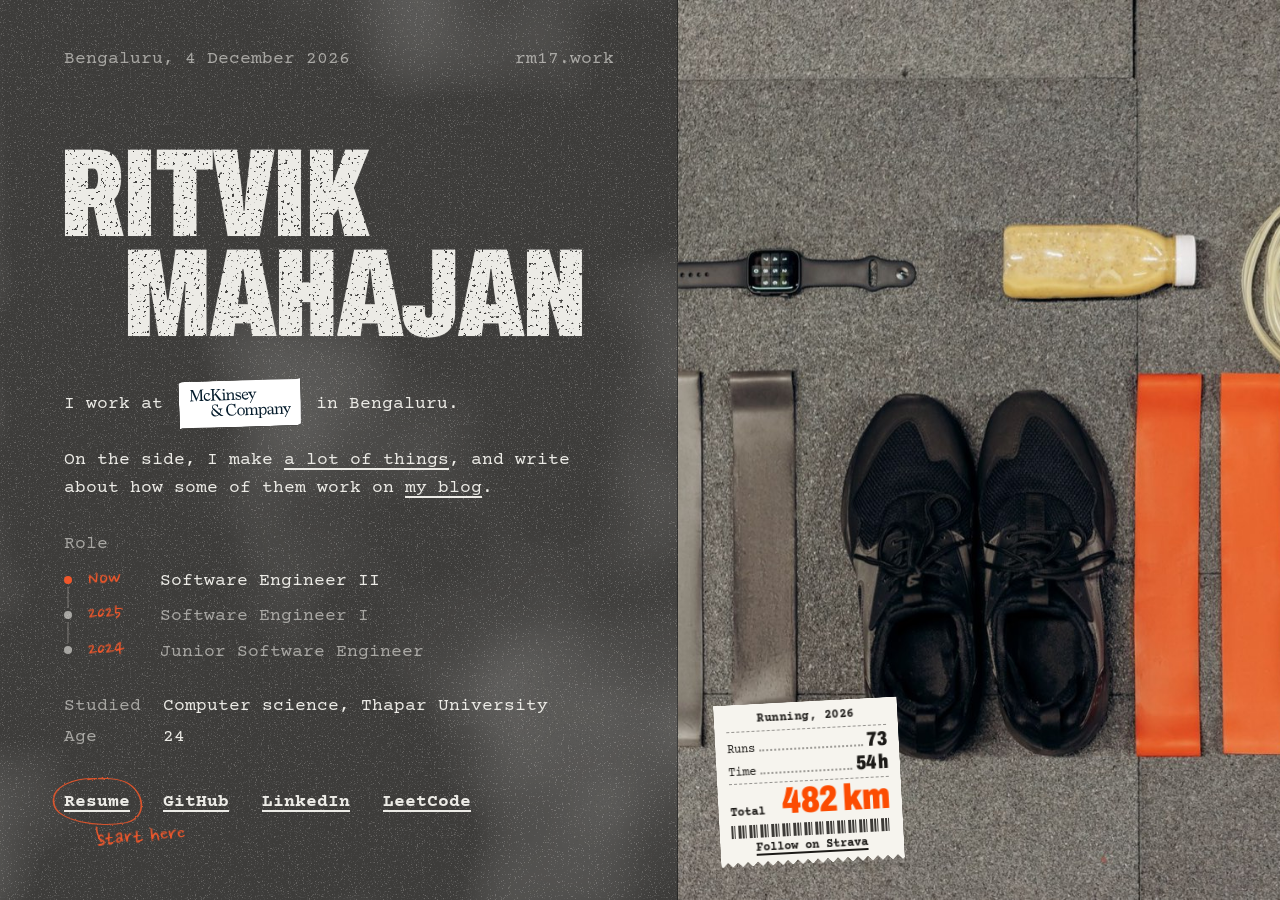
<file: index.html>
<!DOCTYPE html>
<html lang="en">
  <head>
    <meta charset="utf-8" />
    <meta name="viewport" content="width=device-width, initial-scale=1" />
    <!-- Global site tag (gtag.js) - Google Analytics -->
    <script async src="https://www.googletagmanager.com/gtag/js?id=G-2F30LMGPVR"></script>
    <script>
      window.dataLayer = window.dataLayer || [];
      function gtag() {
        dataLayer.push(arguments);
      }
      gtag("js", new Date());
      gtag("config", "G-2F30LMGPVR");
    </script>

    <title>Ritvik Mahajan | Software Engineer II, McKinsey & Company</title>
    <meta
      name="description"
      content="Ritvik Mahajan is a Software Engineer II at McKinsey & Company. View his resume, GitHub, LinkedIn, and LeetCode profiles."
    />
    <link rel="canonical" href="https://rm17.work/" />
    <meta property="og:type" content="profile" />
    <meta property="og:title" content="Ritvik Mahajan | Software Engineer II, McKinsey & Company" />
    <meta
      property="og:description"
      content="Ritvik Mahajan is a Software Engineer II at McKinsey & Company. View his resume, GitHub, LinkedIn, and LeetCode profiles."
    />
    <meta property="og:url" content="https://rm17.work/" />
    <meta property="og:image" content="https://s3.ap-south-1.amazonaws.com/rm17.work/favicon.ico" />
    <meta name="twitter:card" content="summary" />
    <meta name="twitter:title" content="Ritvik Mahajan | Software Engineer II, McKinsey & Company" />
    <meta
      name="twitter:description"
      content="Ritvik Mahajan is a Software Engineer II at McKinsey & Company. View his resume, GitHub, LinkedIn, and LeetCode profiles."
    />
    <script type="application/ld+json">
      {
        "@context": "https://schema.org",
        "@type": "Person",
        "name": "Ritvik Mahajan",
        "jobTitle": "Software Engineer II",
        "worksFor": {
          "@type": "Organization",
          "name": "McKinsey & Company"
        },
        "url": "https://rm17.work/",
        "sameAs": [
          "https://github.com/ritvikmahajan17/",
          "https://www.linkedin.com/in/ritvikmahajan17/",
          "https://www.leetcode.com/ritvikmahajan17/",
          "https://blog.rm17.work/"
        ]
      }
    </script>
    <link rel="shortcut icon" href="https://s3.ap-south-1.amazonaws.com/rm17.work/favicon.ico" type="image/x-icon" />
    <meta name="theme-color" content="#3d3c3a" />

    <link rel="preconnect" href="https://fonts.googleapis.com" />
    <link rel="preconnect" href="https://fonts.gstatic.com" crossorigin />
    <link
      href="https://fonts.googleapis.com/css2?family=Archivo:wdth,wght@62..125,100..900&family=Courier+Prime:wght@400;700&family=Nanum+Pen+Script&display=swap"
      rel="stylesheet"
    />
    <link rel="stylesheet" href="css/style.css" />
  </head>
  <body>
    <!-- roughens the chalk circle and note -->
    <svg width="0" height="0" style="position: absolute" aria-hidden="true">
      <filter id="chalk">
        <feTurbulence type="fractalNoise" baseFrequency="0.9" numOctaves="1" seed="3" result="n" />
        <feDisplacementMap in="SourceGraphic" in2="n" scale="2.2" />
      </filter>
    </svg>

    <div class="spread">
      <main class="letter-page">
        <header class="dateline">
          <span id="today">Bengaluru</span>
          <span class="where">rm17.work</span>
        </header>

        <h1><span>Ritvik</span><span>Mahajan</span></h1>

        <section class="letter">
          <div>
            <p class="intro">
              I work at
              <!-- McKinsey wordmark: Wikimedia Commons, public domain, trademark of McKinsey & Company -->
              <img class="cutout" src="img/mckinsey.svg" width="389" height="120" alt="McKinsey &amp; Company" />
              in Bengaluru.
            </p>
            <p class="intro">
              On the side, I make
              <a class="inline" href="things.html">a lot of things</a>, and write about how some of them work on
              <a class="inline" href="https://blog.rm17.work" target="_blank" rel="noopener">my blog</a>.
            </p>
          </div>

          <!-- promotions, like LinkedIn: newest on top, dots joined by a line -->
          <div class="path">
            <p class="path-label">Role</p>
            <ol aria-label="Roles at McKinsey &amp; Company, newest first">
              <li aria-current="step"><span class="when">Now</span> Software Engineer II</li>
              <li><span class="when">2025</span> Software Engineer I</li>
              <li><span class="when">2024</span> Junior Software Engineer</li>
            </ol>
          </div>

          <dl class="facts">
            <dt>Studied</dt>
            <dd>Computer science, Thapar University</dd>
            <dt>Age</dt>
            <dd id="age">24</dd>
          </dl>
        </section>

        <ul class="links">
          <li>
            <span class="resume">
              <a id="resume" href="Ritvik_Mahajan_SWE_July_2026.pdf" target="_blank">Resume</a>
              <svg class="ring" viewBox="0 0 100 100" preserveAspectRatio="none" aria-hidden="true">
                <path pathLength="1" d="M58 9 C 26 4, 2 22, 5 52 C 8 84, 52 96, 82 86 C 104 77, 101 30, 80 14 C 70 7, 54 6, 41 10" />
                <path class="arrow" pathLength="1" d="M50 94 C 50 104, 52 112, 55 120" />
              </svg>
              <span class="note" aria-hidden="true">start here</span>
            </span>
          </li>
          <li><a href="https://github.com/ritvikmahajan17/" target="_blank" rel="noopener">GitHub</a></li>
          <li><a href="https://www.linkedin.com/in/ritvikmahajan17/" target="_blank" rel="noopener">LinkedIn</a></li>
          <li><a href="https://www.leetcode.com/ritvikmahajan17/" target="_blank" rel="noopener">LeetCode</a></li>
        </ul>
      </main>

      <!-- Photo: Pexels 6740823, free under the Pexels License -->
      <figure class="photo">
        <img
          src="img/kit.jpg"
          width="1600"
          height="1066"
          alt="Workout kit laid out on a concrete floor: black trainers, a watch, resistance bands, a skipping rope, straps and a smoothie."
        />

        <!-- this year's running, from strava.json (written by tools/strava_stats.py); hidden until it loads -->
        <a class="strava" href="https://www.strava.com/athletes/191169905" target="_blank" rel="noopener" hidden>
          <span class="r-head">Running, <span id="s-year"></span></span>
          <span class="r-row"><span>Runs</span><i></i><span id="s-runs"></span></span>
          <span class="r-row"><span>Time</span><i></i><span><span id="s-hours"></span> h</span></span>
          <span class="r-total"><span>Total</span><b><span id="s-km"></span> km</b></span>
          <span class="r-code" aria-hidden="true"></span>
          <span class="strava-go">Follow on Strava</span>
        </a>
      </figure>
    </div>

    <script src="script.js"></script>
  </body>
</html>
</file>
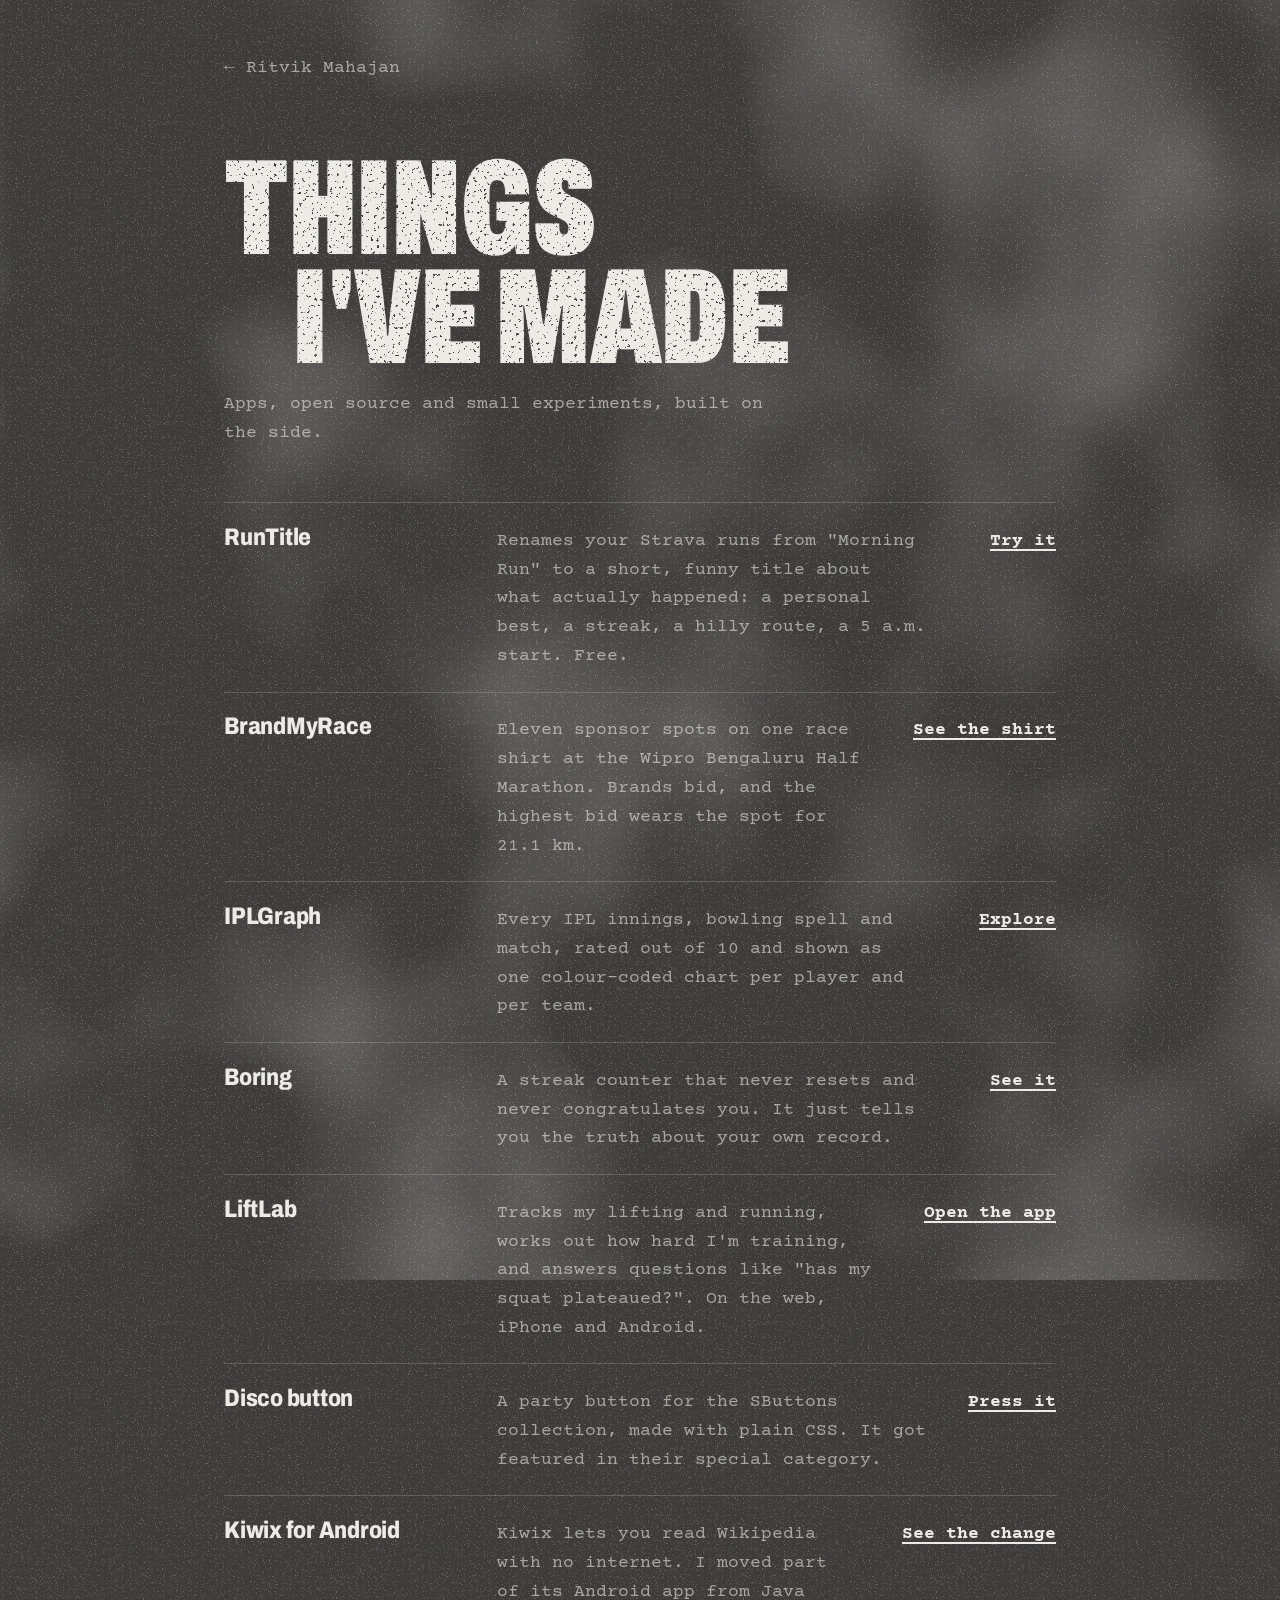
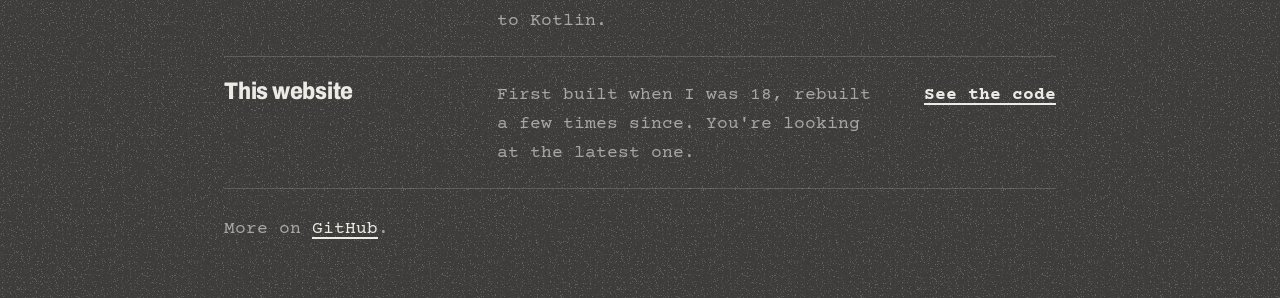
<file: things.html>
<!DOCTYPE html>
<html lang="en">
  <head>
    <meta charset="utf-8" />
    <meta name="viewport" content="width=device-width, initial-scale=1" />
    <!-- Global site tag (gtag.js) - Google Analytics -->
    <script async src="https://www.googletagmanager.com/gtag/js?id=G-2F30LMGPVR"></script>
    <script>
      window.dataLayer = window.dataLayer || [];
      function gtag() {
        dataLayer.push(arguments);
      }
      gtag("js", new Date());
      gtag("config", "G-2F30LMGPVR");
    </script>

    <title>Things I've made | Ritvik Mahajan</title>
    <meta
      name="description"
      content="Side projects by Ritvik Mahajan: RunTitle, BrandMyRace, IPLGraph, Boring, LiftLab and open source work."
    />
    <link rel="canonical" href="https://rm17.work/things.html" />
    <meta property="og:type" content="website" />
    <meta property="og:title" content="Things I've made | Ritvik Mahajan" />
    <meta
      property="og:description"
      content="Side projects by Ritvik Mahajan: RunTitle, BrandMyRace, IPLGraph, Boring, LiftLab and open source work."
    />
    <meta property="og:url" content="https://rm17.work/things.html" />
    <meta property="og:image" content="https://s3.ap-south-1.amazonaws.com/rm17.work/favicon.ico" />
    <meta name="twitter:card" content="summary" />
    <link rel="shortcut icon" href="https://s3.ap-south-1.amazonaws.com/rm17.work/favicon.ico" type="image/x-icon" />
    <meta name="theme-color" content="#3d3c3a" />

    <link rel="preconnect" href="https://fonts.googleapis.com" />
    <link rel="preconnect" href="https://fonts.gstatic.com" crossorigin />
    <link
      href="https://fonts.googleapis.com/css2?family=Archivo:wdth,wght@62..125,100..900&family=Courier+Prime:wght@400;700&display=swap"
      rel="stylesheet"
    />
    <link rel="stylesheet" href="css/style.css" />
  </head>
  <body>
    <main class="things-page">
      <a class="back" href="index.html">&larr; Ritvik Mahajan</a>

      <h1><span>Things</span><span>I've made</span></h1>
      <p class="lede">Apps, open source and small experiments, built on the side.</p>

      <!-- to add one: copy an <li class="thing"> block -->
      <ul class="things">
        <li class="thing">
          <h2>RunTitle</h2>
          <p>
            Renames your Strava runs from "Morning Run" to a short, funny title about what actually happened: a personal
            best, a streak, a hilly route, a 5 a.m. start. Free.
          </p>
          <a href="https://runtitle.club" target="_blank" rel="noopener">Try it</a>
        </li>
        <li class="thing">
          <h2>BrandMyRace</h2>
          <p>
            Eleven sponsor spots on one race shirt at the Wipro Bengaluru Half Marathon. Brands bid, and the highest bid
            wears the spot for 21.1 km.
          </p>
          <a href="https://www.brandmyrace.com" target="_blank" rel="noopener">See the shirt</a>
        </li>
        <li class="thing">
          <h2>IPLGraph</h2>
          <p>
            Every IPL innings, bowling spell and match, rated out of 10 and shown as one colour-coded chart per player
            and per team.
          </p>
          <a href="https://iplgraph.co.in" target="_blank" rel="noopener">Explore</a>
        </li>
        <li class="thing">
          <h2>Boring</h2>
          <p>A streak counter that never resets and never congratulates you. It just tells you the truth about your own record.</p>
          <a href="https://boring-app.com" target="_blank" rel="noopener">See it</a>
        </li>
        <li class="thing">
          <h2>LiftLab</h2>
          <p>
            Tracks my lifting and running, works out how hard I'm training, and answers questions like "has my squat
            plateaued?". On the web, iPhone and Android.
          </p>
          <a href="https://lift-log-qvb5.onrender.com/#landing" target="_blank" rel="noopener">Open the app</a>
        </li>
        <li class="thing">
          <h2>Disco button</h2>
          <p>A party button for the SButtons collection, made with plain CSS. It got featured in their special category.</p>
          <a href="https://sbuttons.netlify.app/examples#disco-btn" target="_blank" rel="noopener">Press it</a>
        </li>
        <li class="thing">
          <h2>Kiwix for Android</h2>
          <p>Kiwix lets you read Wikipedia with no internet. I moved part of its Android app from Java to Kotlin.</p>
          <a href="https://github.com/kiwix/kiwix-android/pull/2254" target="_blank" rel="noopener">See the change</a>
        </li>
        <li class="thing">
          <h2>This website</h2>
          <p>First built when I was 18, rebuilt a few times since. You're looking at the latest one.</p>
          <a href="https://github.com/ritvikmahajan17/portfolio" target="_blank" rel="noopener">See the code</a>
        </li>
      </ul>

      <p class="more">
        More on <a class="inline" href="https://github.com/ritvikmahajan17/" target="_blank" rel="noopener">GitHub</a>.
      </p>
    </main>
  </body>
</html>
</file>
<file: css/style.css>
:root {
  --concrete: #3d3c3a;
  --ink: #ecebe6; /* chalk white */
  --faded: rgba(236, 235, 230, 0.6);
  --rule: rgba(236, 235, 230, 0.18);
  --orange: #f0572b; /* from the resistance bands in the photo */
  --type: "Courier Prime", "Courier New", monospace;
  --wood: "Archivo", "Arial Narrow", sans-serif;
  --hand: "Nanum Pen Script", cursive;
}

* {
  box-sizing: border-box;
  margin: 0;
  padding: 0;
}

html {
  background: var(--concrete);
}

/* concrete: light and dark grit, and uneven patches, like the floor in the photo */
body {
  min-height: 100vh;
  min-height: 100svh;
  color: var(--ink);
  font: 400 clamp(15px, 0.45vw + 12.5px, 18px) / 1.6 var(--type);
  background-color: var(--concrete);
  background-image:
    url("data:image/svg+xml,%3Csvg xmlns='http://www.w3.org/2000/svg' width='300' height='300'%3E%3Cfilter id='l'%3E%3CfeTurbulence type='fractalNoise' baseFrequency='0.85' numOctaves='2' seed='4' stitchTiles='stitch'/%3E%3CfeColorMatrix values='0 0 0 0 0.86  0 0 0 0 0.85  0 0 0 0 0.82  9 0 0 0 -5.7'/%3E%3C/filter%3E%3Cfilter id='d'%3E%3CfeTurbulence type='fractalNoise' baseFrequency='0.7' numOctaves='2' seed='8' stitchTiles='stitch'/%3E%3CfeColorMatrix values='0 0 0 0 0.08  0 0 0 0 0.08  0 0 0 0 0.08  -9 0 0 0 3.6'/%3E%3C/filter%3E%3Crect width='300' height='300' filter='url%28%23l%29' opacity='0.22'/%3E%3Crect width='300' height='300' filter='url%28%23d%29' opacity='0.55'/%3E%3C/svg%3E"),
    url("data:image/svg+xml,%3Csvg xmlns='http://www.w3.org/2000/svg' width='900' height='900'%3E%3Cfilter id='b'%3E%3CfeTurbulence type='fractalNoise' baseFrequency='0.0045' numOctaves='3' seed='9' stitchTiles='stitch'/%3E%3CfeColorMatrix values='0 0 0 0 0.62  0 0 0 0 0.61  0 0 0 0 0.59  0 0 0 0.8 -0.36'/%3E%3C/filter%3E%3Crect width='900' height='900' filter='url%28%23b%29'/%3E%3C/svg%3E");
  background-size: 300px 300px, cover; /* grit tiles; the big patches stretch once, so no seams */
  background-repeat: repeat, no-repeat;
  background-attachment: scroll, fixed;
  -webkit-font-smoothing: antialiased;
}

a:focus-visible {
  outline: 2px dashed var(--orange);
  outline-offset: 4px;
}

/* plain underlined links: in sentences, the links row, the things list */
.inline,
.links a,
.thing a {
  color: var(--ink);
  text-decoration: underline;
  text-decoration-thickness: 1.5px;
  text-underline-offset: 0.22em;
}
.links a,
.thing a {
  font-weight: 700;
}
.inline:hover,
.links a:hover,
.thing a:hover {
  color: var(--orange);
}

/* big names, in chalk white: speckled where it didn't take on the grit */
h1 {
  font: 900 clamp(4rem, 9.8vw, 10.5rem) / 0.8 var(--wood);
  font-stretch: 62%;
  letter-spacing: -0.01em;
  text-transform: uppercase;
  color: var(--ink);
  text-shadow: 0 0 1px rgba(236, 235, 230, 0.4);
  -webkit-mask-image: url("data:image/svg+xml,%3Csvg xmlns='http://www.w3.org/2000/svg' width='260' height='260'%3E%3Cfilter id='s'%3E%3CfeTurbulence type='fractalNoise' baseFrequency='0.32' numOctaves='3' seed='2' stitchTiles='stitch'/%3E%3CfeColorMatrix values='0 0 0 0 0  0 0 0 0 0  0 0 0 0 0  -16 0 0 0 11.6'/%3E%3C/filter%3E%3Crect width='260' height='260' filter='url(%23s)'/%3E%3C/svg%3E");
  mask-image: url("data:image/svg+xml,%3Csvg xmlns='http://www.w3.org/2000/svg' width='260' height='260'%3E%3Cfilter id='s'%3E%3CfeTurbulence type='fractalNoise' baseFrequency='0.32' numOctaves='3' seed='2' stitchTiles='stitch'/%3E%3CfeColorMatrix values='0 0 0 0 0  0 0 0 0 0  0 0 0 0 0  -16 0 0 0 11.6'/%3E%3C/filter%3E%3Crect width='260' height='260' filter='url(%23s)'/%3E%3C/svg%3E");
  margin-left: -0.03em;
}
h1 span {
  display: block;
}
h1 span + span {
  margin-left: 0.5em; /* set by hand, not centred */
}

/* ---------- home: the letter on concrete, the kit photo beside it ---------- */

.spread {
  display: grid;
  grid-template-columns: minmax(0, 1fr) 47vw;
  min-height: 100vh;
  min-height: 100svh;
}
.photo {
  margin: 0;
  position: relative;
  box-shadow: -1px 0 0 rgba(0, 0, 0, 0.35);
}
.photo img {
  position: absolute;
  inset: 0;
  width: 100%;
  height: 100%;
  object-fit: cover;
  object-position: 50% 50%;
  display: block;
}

.letter-page {
  min-height: 100vh;
  min-height: 100svh;
  padding: clamp(24px, 5vh, 64px) clamp(22px, 5vw, 72px);
  display: grid;
  grid-template-rows: auto 1fr auto auto;
  gap: clamp(22px, 4vh, 48px);
}
.letter-page h1 {
  align-self: end;
}

.dateline {
  display: flex;
  justify-content: space-between;
  gap: 2ch;
  color: var(--faded);
}

.letter {
  display: grid;
  grid-template-columns: minmax(0, 33rem);
  gap: clamp(18px, 3vh, 28px);
}
.intro {
  max-width: 33rem;
  text-wrap: pretty;
}
/* the McKinsey logo pasted into the sentence like a cut-out: white paper, a slight tilt, a shadow */
.cutout {
  display: inline-block;
  width: 5.6em;
  height: auto;
  box-sizing: content-box;
  padding: 0.45em 0.6em;
  margin: 0 0.25em;
  vertical-align: middle;
  background: #fff;
  transform: rotate(-2deg);
  box-shadow: 2px 3px 0 rgba(0, 0, 0, 0.25), 4px 8px 14px rgba(0, 0, 0, 0.35);
  clip-path: polygon(0 4%, 3% 0, 97% 2%, 100% 0, 99% 96%, 96% 100%, 2% 98%, 0 100%);
}
.intro + .intro {
  margin-top: 1em;
}

.facts {
  display: grid;
  grid-template-columns: auto 1fr;
  gap: 0.15rem 2ch;
}
.facts dt {
  color: var(--faded);
}

/* promotions, like LinkedIn: newest on top, a dot per role, joined by a line */
.path-label {
  color: var(--faded);
  margin-bottom: 0.5rem;
}
.path ol {
  list-style: none;
}
.path li {
  position: relative;
  padding: 0 0 0.45em 2.2ch;
  line-height: 1.4;
  color: var(--faded);
  white-space: nowrap;
}
.path li:last-child {
  padding-bottom: 0;
}
.path li::before {
  content: "";
  position: absolute;
  left: 0;
  top: calc(0.7em - 4px);
  width: 8px;
  height: 8px;
  border-radius: 50%;
  background: var(--faded);
}
/* the line from this dot down to the next one */
.path li:not(:last-child)::after {
  content: "";
  position: absolute;
  left: 3px;
  top: calc(0.7em + 7px);
  bottom: calc(-0.7em + 7px);
  border-left: 2px solid var(--rule);
}
/* dates in the same orange chalk hand as "start here" */
.path .when {
  display: inline-block;
  width: 2.6em; /* same width for every year, so the titles line up */
  font: 400 1.3em / 1 var(--hand);
  color: var(--orange);
  transform: rotate(-3deg);
  filter: url(#chalk);
}
.path li[aria-current] {
  color: var(--ink);
}
.path li[aria-current]::before {
  background: var(--orange);
}


.links {
  list-style: none;
  display: flex;
  flex-wrap: wrap;
  gap: 0.4rem 3ch;
  padding-bottom: 2.4rem; /* room for the chalk note */
}

/* the one handmade moment: chalk circles the resume, once */
.resume {
  position: relative;
  display: inline-block;
}
.ring {
  position: absolute;
  left: -22%;
  top: -48%;
  width: 144%;
  height: 196%;
  overflow: visible;
  pointer-events: none;
  filter: url(#chalk);
}
.ring path {
  fill: none;
  stroke: var(--orange);
  stroke-width: 1.8;
  stroke-linecap: round;
  stroke-dasharray: 1 2; /* gap longer than the line, so an undrawn ring leaves no dot */
  stroke-dashoffset: 1;
  opacity: 0.85;
  animation: draw 0.9s cubic-bezier(0.55, 0.1, 0.35, 1) 0.9s forwards;
}
.ring .arrow {
  animation-delay: 1.75s;
  animation-duration: 0.35s;
}
.note {
  position: absolute;
  left: 50%;
  top: 128%;
  white-space: nowrap;
  font: 400 clamp(22px, 1.9vw, 28px) / 1 var(--hand);
  color: var(--orange);
  transform: rotate(-4deg);
  filter: url(#chalk);
  clip-path: inset(-40% 100% -40% 0);
  animation: write 0.7s steps(10) 2.05s forwards;
  pointer-events: none;
}
@keyframes draw {
  to {
    stroke-dashoffset: 0;
  }
}
@keyframes write {
  to {
    clip-path: inset(-40% 0 -40% 0);
  }
}

/* the Strava tag as a thermal run receipt: dotted leaders, a big total, a barcode, a torn bottom */
.strava {
  --tear: 5px;
  position: absolute;
  left: clamp(18px, 3vw, 44px);
  bottom: clamp(18px, 4vh, 44px);
  width: 11.5rem;
  display: grid;
  gap: 0.05rem;
  padding: 0.5rem 0.75rem calc(0.4rem + var(--tear));
  background: #f6f4ee;
  color: #1c1a17;
  text-decoration: none;
  font-size: 0.68em;
  line-height: 1.25;
  transform: rotate(-3deg);
  filter: drop-shadow(2px 3px 0 rgba(0, 0, 0, 0.22)) drop-shadow(6px 12px 14px rgba(0, 0, 0, 0.4));
  /* torn zigzag bottom edge */
  -webkit-mask: conic-gradient(from -45deg at bottom, #0000, #000 1deg 89deg, #0000 90deg) 50% / calc(2 * var(--tear)) 100%;
  mask: conic-gradient(from -45deg at bottom, #0000, #000 1deg 89deg, #0000 90deg) 50% / calc(2 * var(--tear)) 100%;
  transition: transform 0.25s ease;
}
.strava:hover {
  transform: rotate(-1.5deg) translateY(-3px);
}
.strava[hidden] {
  display: none;
}
.r-head {
  text-align: center;
  font-weight: 700;
  letter-spacing: 0.04em;
  padding-bottom: 0.25rem;
  margin-bottom: 0.1rem;
  border-bottom: 1.5px dashed rgba(28, 26, 23, 0.45);
}
.r-row {
  display: flex;
  align-items: baseline;
  gap: 0.6ch;
}
.r-row i {
  flex: 1;
  border-bottom: 2px dotted rgba(28, 26, 23, 0.4);
}
/* runs and time get real numbers too, just smaller than the km */
.r-row > span:last-child {
  font: 900 1.25rem / 1 var(--wood);
  font-stretch: 75%;
  letter-spacing: -0.01em;
}
.r-total {
  display: flex;
  justify-content: space-between;
  align-items: baseline;
  border-top: 1.5px dashed rgba(28, 26, 23, 0.45);
  margin-top: 0.15rem;
  padding-top: 0.2rem;
  font-weight: 700;
}
.r-total b {
  font: 900 2.3rem / 0.9 var(--wood);
  font-stretch: 75%;
  letter-spacing: -0.01em;
  color: #fc4c02; /* Strava orange */
}
.r-code {
  height: 0.8rem;
  margin: 0.25rem 0 0.1rem;
  background: repeating-linear-gradient(90deg, #1c1a17 0 2px, #0000 2px 3px, #1c1a17 3px 4px, #0000 4px 7px, #1c1a17 7px 10px, #0000 10px 11px);
  opacity: 0.85;
}
.strava-go {
  text-align: center;
  font-weight: 700;
  text-decoration: underline;
  text-decoration-thickness: 1.5px;
  text-underline-offset: 0.22em;
}
.strava:hover .strava-go {
  color: #fc4c02;
}
@media (prefers-reduced-motion: reduce) {
  .strava {
    transition: none;
  }
}

/* ---------- things I've made ---------- */

.things-page {
  max-width: 60rem;
  min-height: 100vh;
  min-height: 100svh;
  margin: 0 auto;
  padding: clamp(28px, 6vh, 72px) clamp(22px, 5vw, 72px);
}
.back {
  color: var(--faded);
  text-decoration: none;
}
.back:hover {
  color: var(--orange);
}
.things-page h1 {
  font-size: clamp(3.4rem, 11vw, 8.5rem);
  margin: clamp(36px, 8vh, 80px) 0 clamp(12px, 2vh, 20px);
}
.lede {
  color: var(--faded);
  max-width: 36rem;
}
.things {
  list-style: none;
  margin-top: clamp(32px, 6vh, 64px);
  border-top: 1px solid var(--rule);
}
.thing {
  display: grid;
  grid-template-columns: minmax(0, 15rem) minmax(0, 1fr) auto;
  gap: 6px 3ch;
  align-items: baseline;
  padding: 1.3rem 0;
  border-bottom: 1px solid var(--rule);
}
.thing h2 {
  font: 800 1.5rem / 1.1 var(--wood);
  font-stretch: 85%;
  letter-spacing: -0.01em;
}
.thing p {
  color: var(--faded);
  max-width: 34rem;
  text-wrap: pretty;
}
.thing a {
  white-space: nowrap;
}
.more {
  color: var(--faded);
  margin-top: 1.6rem;
}

@media (prefers-reduced-motion: reduce) {
  .ring path,
  .note {
    animation: none;
  }
  .ring path {
    stroke-dashoffset: 0;
  }
  .note {
    clip-path: none;
  }
}

@media (max-width: 760px) {
  .spread {
    grid-template-columns: 1fr;
  }
  .photo {
    order: -1;
    height: 46vh;
    height: 46svh;
    box-shadow: 0 1px 0 rgba(0, 0, 0, 0.35);
  }
  .letter-page {
    min-height: 0;
    grid-template-rows: auto;
  }
  .letter-page h1 {
    font-size: 22vw;
  }
  h1 span + span {
    margin-left: 0.25em;
  }
  .dateline .where {
    display: none;
  }
  .thing {
    grid-template-columns: 1fr;
  }
}
</file>
